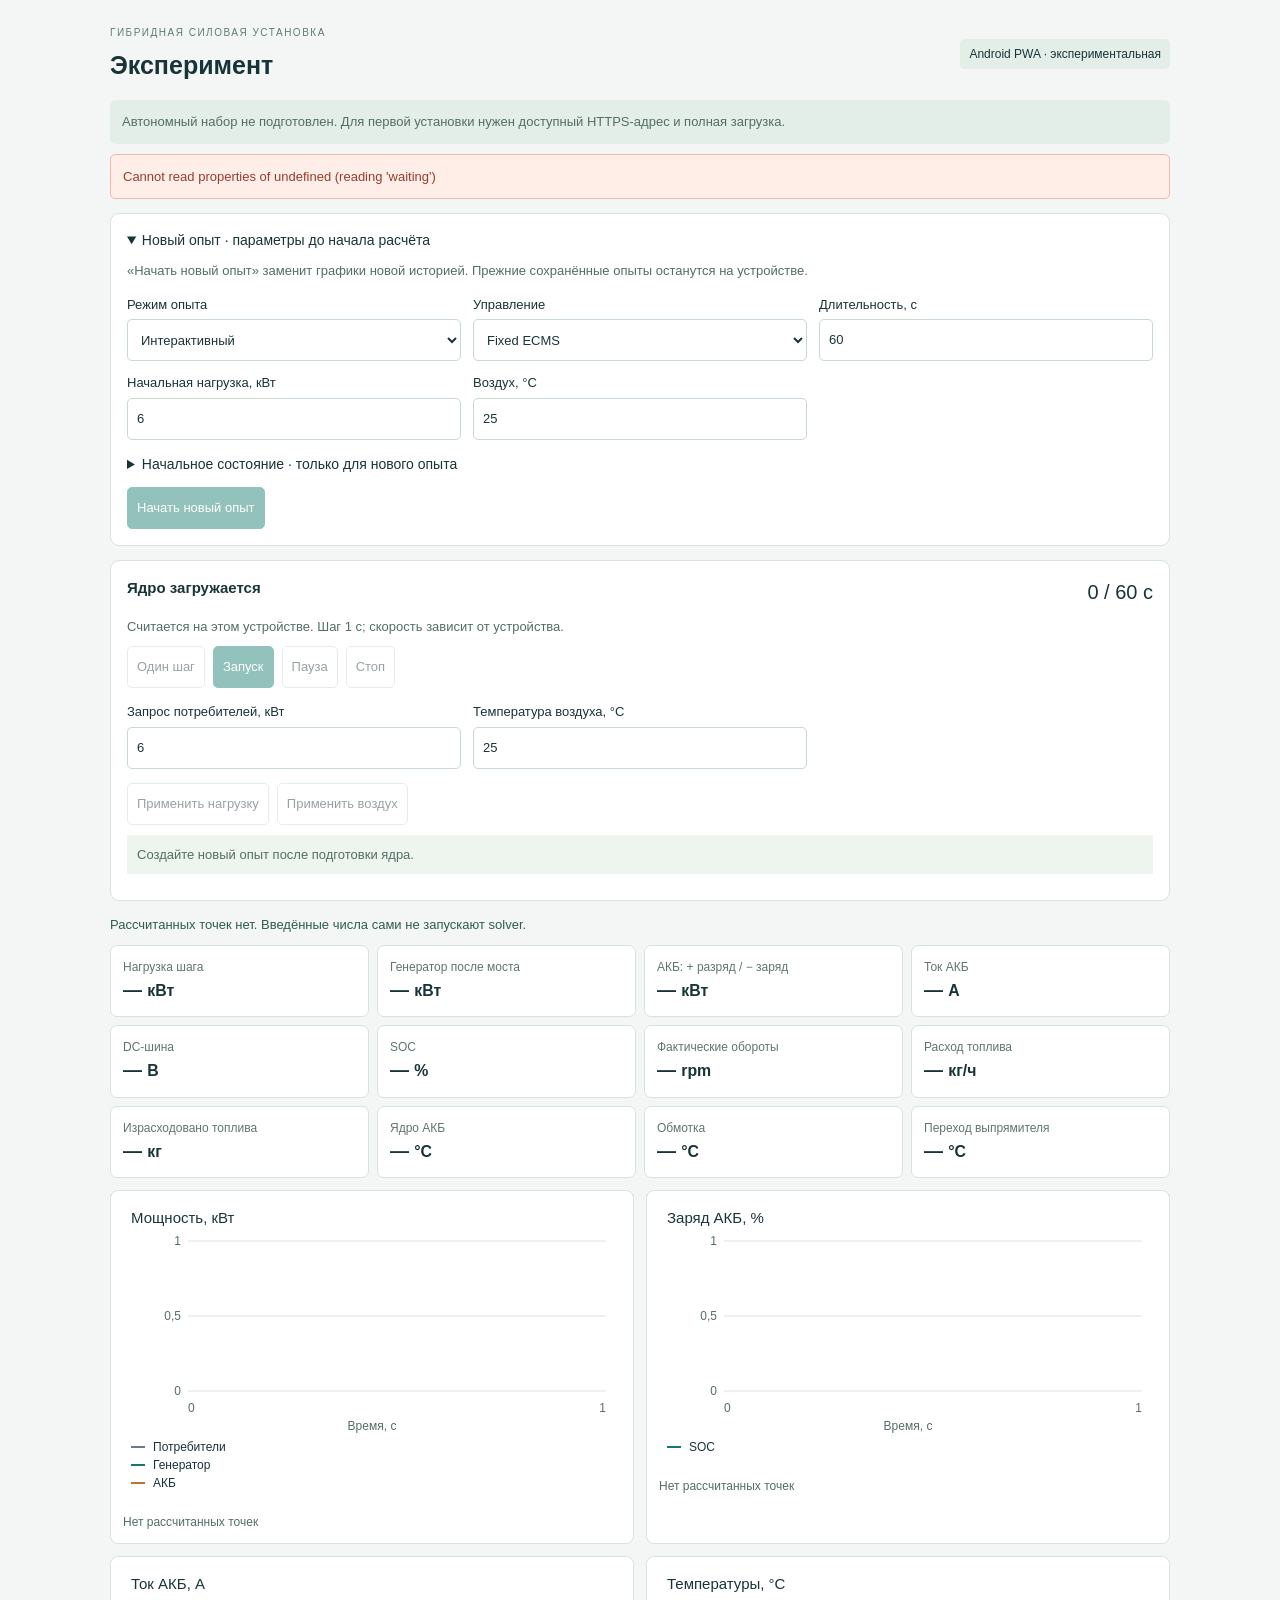
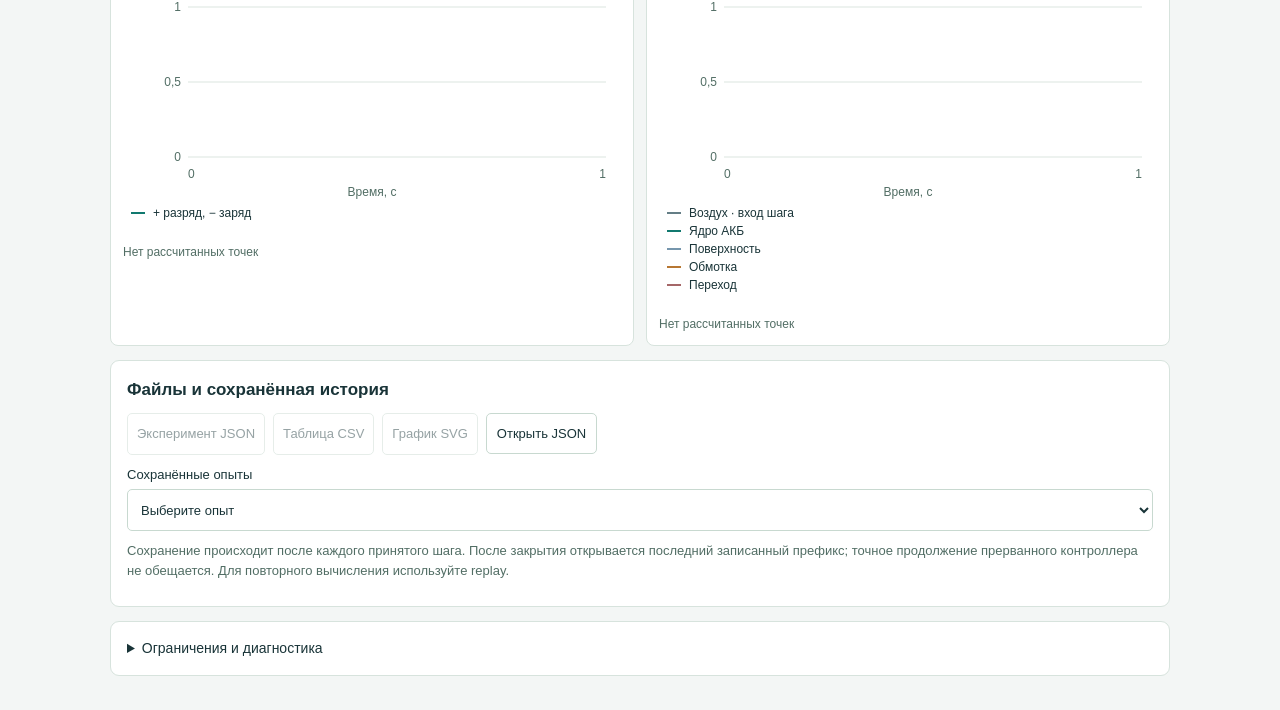
<file: index.html>
<!doctype html>
<html lang="ru"><head><meta charset="utf-8"><meta name="viewport" content="width=device-width,initial-scale=1"><meta name="theme-color" content="#153c3c"><meta http-equiv="Content-Security-Policy" content="default-src 'self'; script-src 'self' 'wasm-unsafe-eval' 'unsafe-eval'; connect-src 'self'; worker-src 'self'; style-src 'self'; img-src 'self' blob: data:; object-src 'none'; base-uri 'self'"><title>НИР · автономный эксперимент</title><link rel="manifest" href="manifest.webmanifest"><link rel="icon" href="icon-192.png"><link rel="stylesheet" href="app.css"><script src="app.js" defer></script></head>
<body><main>
<header><div><span class="eyebrow">ГИБРИДНАЯ СИЛОВАЯ УСТАНОВКА</span><h1>Эксперимент</h1></div><span class="badge">Android PWA · экспериментальная</span></header>
<p id="preparationStatus" role="status">Подготовка автономного набора…</p><p id="updateStatus" role="status"></p><p id="error" role="alert" hidden></p>
<section class="panel setup"><details id="setup" open><summary>Новый опыт · параметры до начала расчёта</summary><p>«Начать новый опыт» заменит графики новой историей. Прежние сохранённые опыты останутся на устройстве.</p>
<div class="fields"><label>Режим опыта<select id="mode"><option value="interactive">Интерактивный</option><option value="predefined">Профиль 60 с: 6 → 5 → 7 кВт</option></select></label><label>Управление<select id="strategy"><option value="fixed_ecms">Fixed ECMS</option><option value="manual">Ручные желаемые обороты</option></select></label><label>Длительность, с<input id="duration" inputmode="decimal" value="60"></label><label>Начальная нагрузка, кВт<input id="initialLoad" inputmode="decimal" value="6"></label><label>Воздух, °C<input id="initialAir" inputmode="decimal" value="25"></label><label id="manualConfig">Желаемые rpm<select id="initialRpm"><option>5000</option><option>5750</option><option selected>6500</option></select></label></div>
<details><summary>Начальное состояние · только для нового опыта</summary><div class="fields"><label>Начальный SOC, %<input id="initialSoc" inputmode="decimal" value="80"></label><label>Ядро АКБ, °C<input id="initialCore" inputmode="decimal" value="25"></label><label>Поверхность АКБ, °C<input id="initialSurface" inputmode="decimal" value="25"></label><label>Обмотка генератора, °C<input id="initialWinding" inputmode="decimal" value="60"></label></div></details>
<button id="create" class="primary" disabled>Начать новый опыт</button></details></section>
<section class="panel"><div class="session-bar"><strong id="status">Ядро загружается</strong><span id="clock">0 / 60 с</span></div><p id="context">Считается на этом устройстве. Шаг 1 с; скорость зависит от устройства.</p>
<div class="controls"><button id="step" disabled>Один шаг</button><button id="start" class="primary" disabled>Запуск</button><button id="pause" disabled>Пауза</button><button id="stop" disabled>Стоп</button></div>
<div class="fields live-fields"><label>Запрос потребителей, кВт<input id="load" inputmode="decimal" value="6"></label><label>Температура воздуха, °C<input id="air" inputmode="decimal" value="25"></label><label id="manualLive">Желаемые rpm<select id="rpm"><option>5000</option><option>5750</option><option selected>6500</option></select></label></div>
<div class="controls"><button id="applyLoad" disabled>Применить нагрузку</button><button id="applyAir" disabled>Применить воздух</button><button id="applyRpm" disabled>Применить rpm</button></div><p id="receipt" role="status">Изменение поля — черновик. Команда применяется в начале следующего физического шага.</p>
</section>
<p id="sample" role="status">Рассчитанных точек нет.</p><div id="metrics" class="metrics"></div><div id="plots" class="plots"></div>
<section class="panel"><h2>Файлы и сохранённая история</h2><div class="controls"><button id="exportJson" disabled>Эксперимент JSON</button><button id="exportCsv" disabled>Таблица CSV</button><button id="exportSvg" disabled>График SVG</button><label class="file">Открыть JSON<input id="importJson" type="file" accept=".json,application/json" disabled></label></div><p id="fileStatus" role="status"></p><button id="replay" hidden>Выполнить свежий replay</button><label>Сохранённые опыты<select id="savedRuns"><option value="">Выберите опыт</option></select></label><p>Сохранение происходит после каждого принятого шага. После закрытия открывается последний записанный префикс; точное продолжение прерванного контроллера не обещается. Для повторного вычисления используйте replay.</p></section>
<details class="panel"><summary>Ограничения и диагностика</summary><p>Synthetic АКБ 100 А·ч; кандидаты 5000 / 5750 / 6500 rpm. Нагрузка задаётся в кВт, не по массе. Электрические температурные коэффициенты АКБ выключены; тепловой feedback работает. Manufacturer charge policy не подключена; прежний запрет заряда ниже 0 °C сохранён. Aging/plating не подключены. Ручные rpm — желаемая допустимая точка, а не жёсткая фиксация вала.</p><p>Первая подготовка требует интернета и HTTPS. После удаления данных браузера ресурсы и история могут исчезнуть; потребуется повторная подготовка. Расчёт гарантируется только при открытом приложении на переднем плане.</p><button id="diagnostics">Сохранить диагностику</button><pre id="diagnosticText"></pre></details>
</main></body></html>
</file>
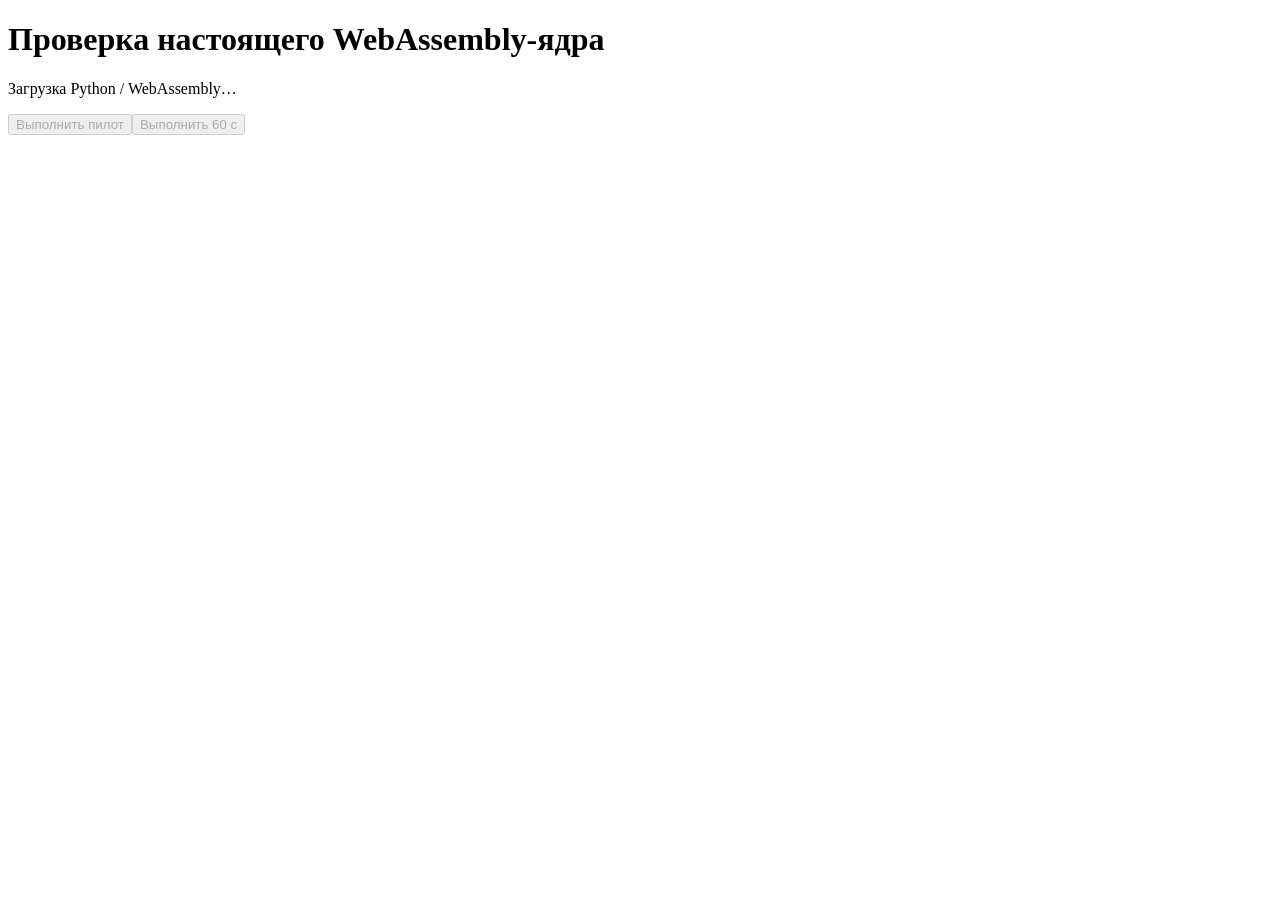
<file: probe.html>
<!doctype html><html lang="ru"><meta charset="utf-8"><meta name="viewport" content="width=device-width,initial-scale=1"><title>НИР · проверка Pyodide</title><h1>Проверка настоящего WebAssembly-ядра</h1><p id="progress">Инициализация…</p><button id="pilot" disabled>Выполнить пилот</button><button id="mission" disabled>Выполнить 60 с</button><pre id="output"></pre><script src="probe.js"></script></html>
</file>
<file: app.css>
:root{font:15px/1.5 'Segoe UI',Arial,sans-serif;color:#193438;background:#f3f6f5;--line:#d7e3dd;--accent:#11796f}*{box-sizing:border-box}body{margin:0}main{max-width:1100px;margin:auto;padding:20px}header{display:flex;gap:14px;align-items:center;justify-content:space-between;flex-wrap:wrap;margin-bottom:12px}h1{font-size:25px;margin:4px 0;font-weight:600}h2{font-size:17px;margin:0 0 10px}.eyebrow{font-size:10px;letter-spacing:1.5px;color:#607c70}.badge{background:#e4eee8;border-radius:5px;padding:6px 9px;font-size:12px}.panel{background:#fff;border:1px solid var(--line);border-radius:9px;padding:16px;margin:14px 0}p{font-size:13px;color:#526e65;margin:10px 0}summary{cursor:pointer;font-size:14px}button,select,input{font:inherit;border:1px solid #c8d9d0;border-radius:5px;background:#fff;color:#193438;padding:9px;min-height:42px;max-width:100%}button{cursor:pointer;font-size:13px}button.primary{background:var(--accent);color:#fff;border-color:var(--accent)}button:disabled{opacity:.45;cursor:default}button:focus-visible,summary:focus-visible{outline:2px solid var(--accent);outline-offset:3px}label{display:flex;flex-direction:column;gap:5px;font-size:13px;min-width:0}.fields{display:grid;grid-template-columns:repeat(3,minmax(0,1fr));gap:12px;margin:14px 0}.controls{display:flex;gap:8px;flex-wrap:wrap;align-items:center}.session-bar{display:flex;justify-content:space-between;gap:10px;flex-wrap:wrap}.session-bar strong{font-weight:600}#clock{font-size:20px;font-variant-numeric:tabular-nums}#preparationStatus{background:#e4eee8;padding:12px;border-radius:6px}#error{background:#ffede7;color:#963e2b;padding:12px;border:1px solid #e8bcad;border-radius:5px}#receipt{background:#eef5ef;padding:10px;white-space:pre-line}#sample{color:#305c50}.metrics{display:grid;grid-template-columns:repeat(4,minmax(0,1fr));gap:8px}.metric{background:#fff;border:1px solid var(--line);border-radius:7px;padding:12px;min-width:0;overflow-wrap:anywhere}.metric span{display:block;font-size:12px;color:#60766b}.metric strong{display:block;font-size:19px;font-weight:600;font-variant-numeric:tabular-nums}.plots{display:grid;grid-template-columns:repeat(2,minmax(0,1fr));gap:12px;margin-top:12px}.plot{background:#fff;border:1px solid var(--line);border-radius:8px;padding:12px;min-width:0}.plot svg{display:block;width:100%;height:auto}.plot p{font-size:12px;margin:0}.file{position:relative;overflow:hidden;border:1px solid #c8d9d0;border-radius:5px;padding:10px;font-size:13px;display:inline-flex;cursor:pointer}.file input{position:absolute;inset:0;opacity:0;cursor:pointer;width:100%}pre{white-space:pre-wrap;overflow-wrap:anywhere;font-size:12px;max-height:300px;overflow:auto}details details{margin:12px 0}[hidden]{display:none!important}#updateStatus:empty{display:none}@media(max-width:700px){main{padding:12px}.fields{grid-template-columns:repeat(2,minmax(0,1fr))}.metrics{grid-template-columns:repeat(2,minmax(0,1fr))}.plots{grid-template-columns:minmax(0,1fr)}button,input,select{min-height:44px}input,select{font-size:16px}.controls>*{flex:1 1 42%}.badge{font-size:11px}}@media(max-width:390px){.fields{grid-template-columns:minmax(0,1fr)}.panel{padding:12px}h1{font-size:23px}.metric strong{font-size:17px}}
</file>
